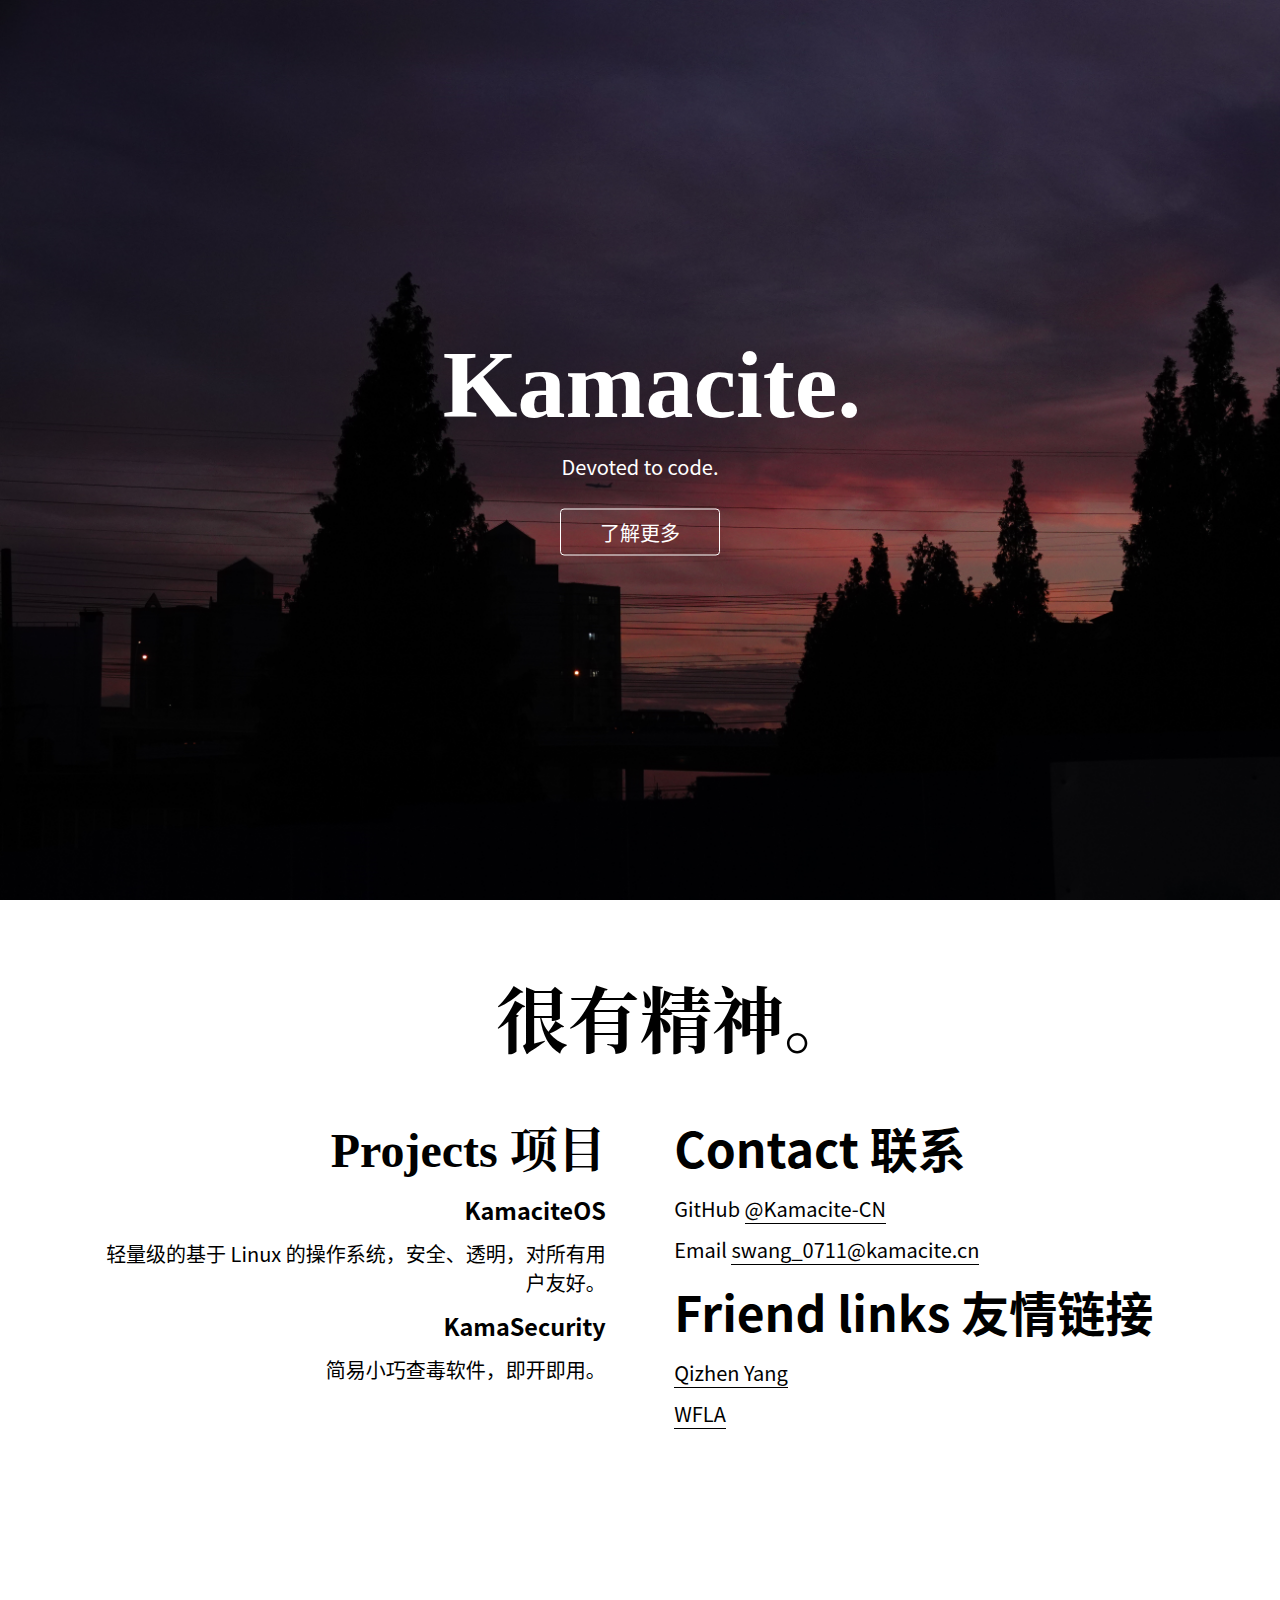
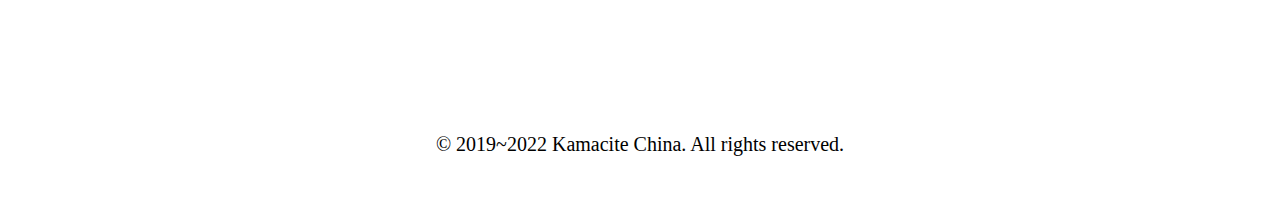
<file: 1.0/index.html>
<!DOCTYPE html>
<html>
<head>
	<meta charset="UTF-8">
	<meta http-equiv="X-UA-Compatible" content="IE=edge">
	<meta name="viewport" content="width=device-width, initial-scale=1.0">
	<title>Kamacite China</title>
	<link rel="stylesheet" href="assets/main.css"/>
</head>
<body>
	<header id="header">
		<div id="headerContent">
			<h1 float>&nbsp;Kamacite.</h1>
			<p float>Devoted to code.</p>
			<a href="#main" button float>了解更多</a>
		</div>
	</header>
	<div id="main">
		<a name="main"></a>
		<h1 serif>&emsp;很有精神。</h1>
		<span half right>
			<h2 serif>Projects 项目</h2>
			<h3>KamaciteOS</h3>
			<p>
				轻量级的基于 Linux 的操作系统，安全、透明，对所有用户友好。
			</p>
			<h3>KamaSecurity</h3>
			<p>
				简易小巧查毒软件，即开即用。
			</p>
		</span>
		<span half left>
			<h2 sans>Contact 联系</h2>
			<p>GitHub <a href="https://github.com/Kamacite-CN">@Kamacite-CN</a></p>
			<p>Email <a href="mailto:swang_0711@kamacite.cn">swang_0711@kamacite.cn</a></p>
			<h2 sans>Friend links 友情链接</h2>
			<p><a href="https://qizhen-yang.cn">Qizhen Yang</a></p>
			<p><a href="https://wflms.cn">WFLA</a></p>
		</span>
		<p id="copy" serif>&copy; 2019~2022 Kamacite China. All rights reserved.</p>
	</div>
</body>
</html>
</file>
<file: 1.0/assets/main.css>
* {
	margin: 0;
	padding: 0;
	vertical-align: top;
}

:root {
	scroll-behavior: smooth;
	--fontFamilySans: Roboto, -apple-system, BlinkMacSystemFont, 'Segoe UI', Oxygen, Ubuntu, Cantarell, 'Open Sans', 'Helvetica Neue', 'PingFang SC', 'Microsoft Yahei UI', 'Noto Sans CJK SC', sans-serif;
	--fontFamilySerif: 'Source Serif Pro', 'Georgia', 'Times New Roman', Times, 'Noto Serif CJK SC', serif;
}

::selection {
	background-color: rgba(245, 150, 171, 0.533);
}

html, body {
	height: 100%;
	font-size: 20px;
	font-weight: 400;
	font-family: var(--fontFamilySans);
}

header#header {
	position: relative;
	box-sizing: border-box;
	width: 100%;
	height: 100%;
	background-image: url("mainbg.jpg");
	background-size: cover;
}
	#headerContent {
		position: absolute;
		transform: translateY(calc(50vh - 50%));
		width: 100%;
		text-align: center;
		color: #ffffff;
	}
		#headerContent > h1 {
			font-family: var(--fontFamilySerif);
			font-size: 96px;
		}

#main {
	position: relative;
	box-sizing: border-box;
	width: 100%;
	height: 100%;
	text-align: center;
	padding: 64px 0;
}
	#main > h1 {
		width: 100%;
		text-align: center;
		font-size: 72px;
	}
	#main h2 {
		font-size: 48px;
	}

#copy {
	position: absolute;
	bottom: 32px;
	transform: translateX(calc(50vw - 50%));
}

[sans] {font-family: var(--fontFamilySans);}
[serif] {font-family: var(--fontFamilySerif);}

[left] {text-align: left;}
[center] {text-align: center;}
[right] {text-align: right;}
[box-center] {margin: auto;}

[half] {
	display: inline-block;
	box-sizing: border-box;
	width: 45%;
	padding: 32px;
}

div {
	width: fit-content;
}

p, h1, h2, h3, h4, h5, h6, li {
	margin-bottom: 12px;
}

h1, h2, h3, h4, h5, h6 {
	font-weight: 600;
}

button, [button] {
	display: inline-block;
	box-sizing: border-box;
	width: 160px;
	color: unset;
	text-decoration: none;
	border: 1px solid;
	padding: 8px;
	margin: 16px;
	border-radius: 4px;
	transition: all 0.3s;
}
	button:hover, [button]:hover {
		background-color: rgba(245, 150, 171, 0.533);
		transition: all 0.3s;
	}

a {
	color: unset;
	text-decoration: none;
	border-bottom: 1px solid;
	transition: all 0.3s;
}
	a:hover {
		color: #F596AA;
	}

@keyframes float {
	from {
		transform: translateY(12px);
		opacity: 0;
	}
	to {
		transform: translateY(0);
		opacity: 1;
	}
}

[float] {
	animation-name: float;
	animation-duration: 0.7s;
	animation-timing-function: ease-out;
	animation-iteration-count: 1;
}
</file>
